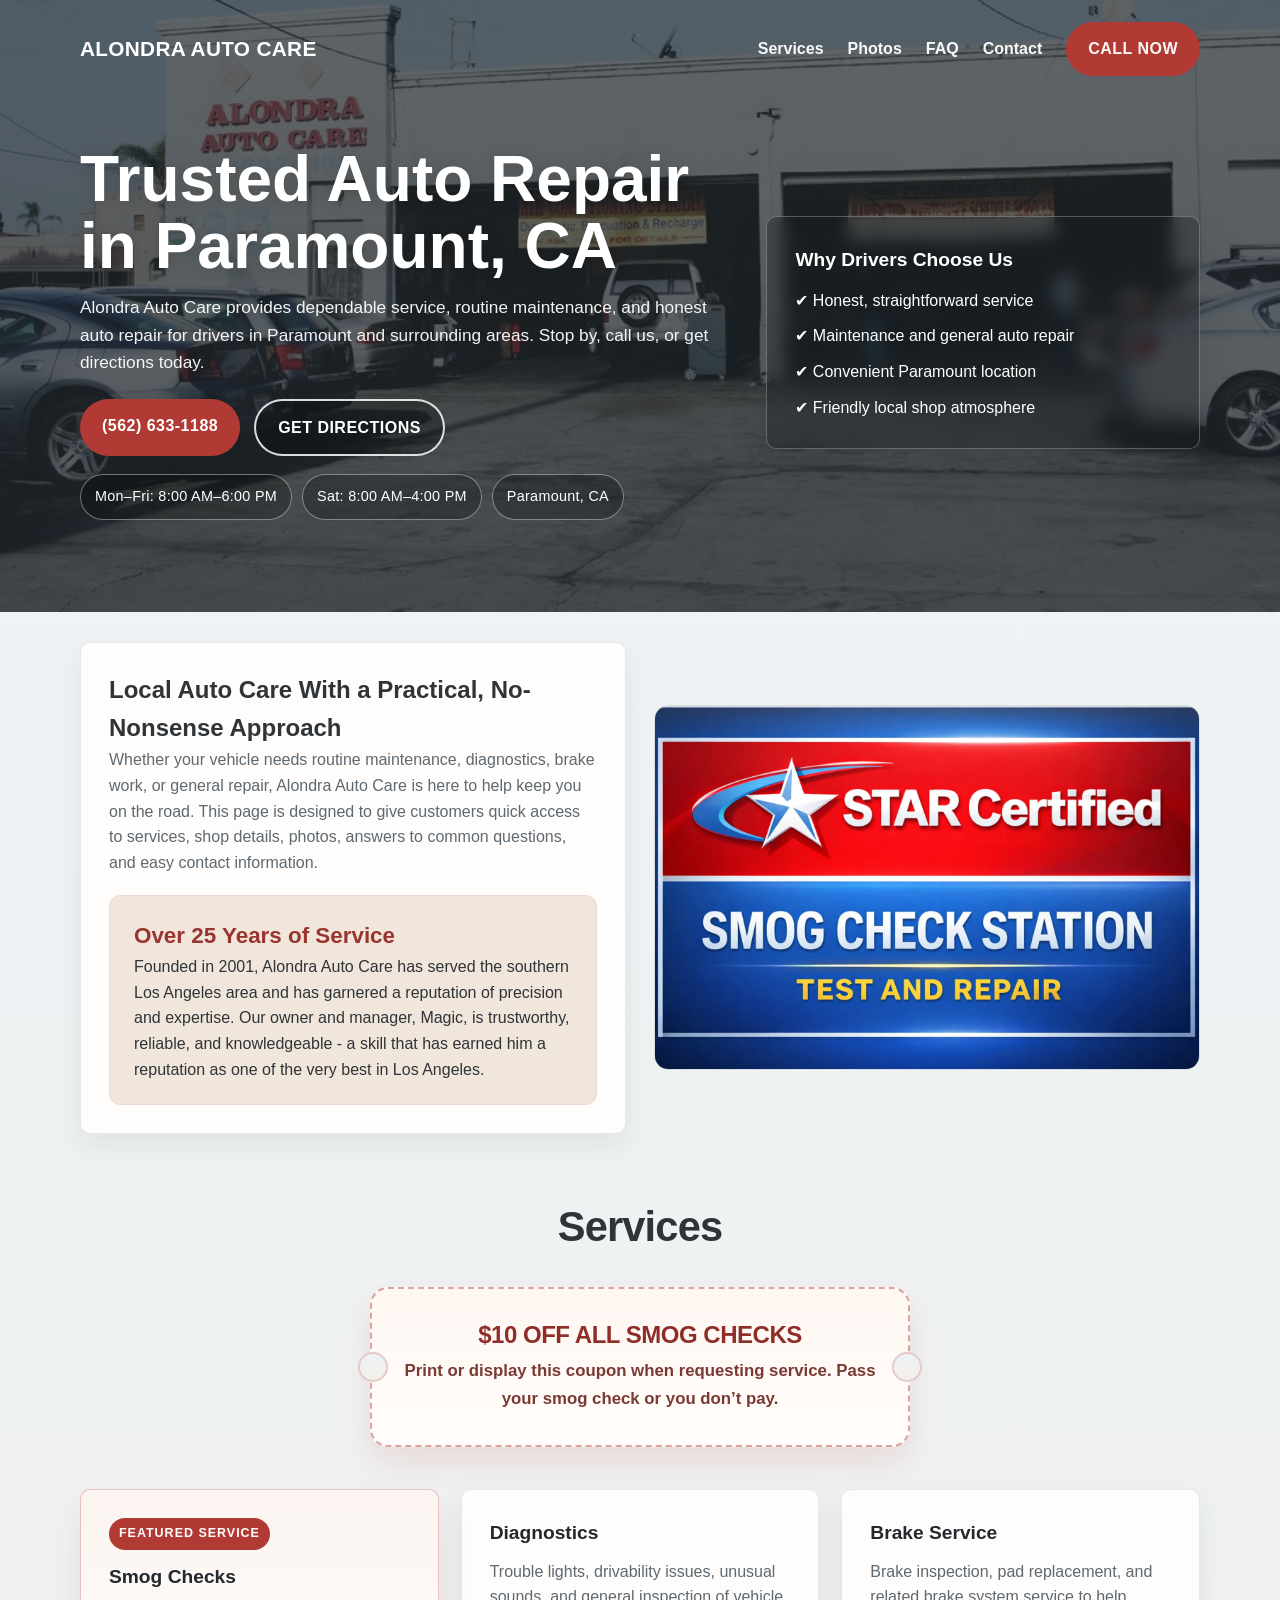
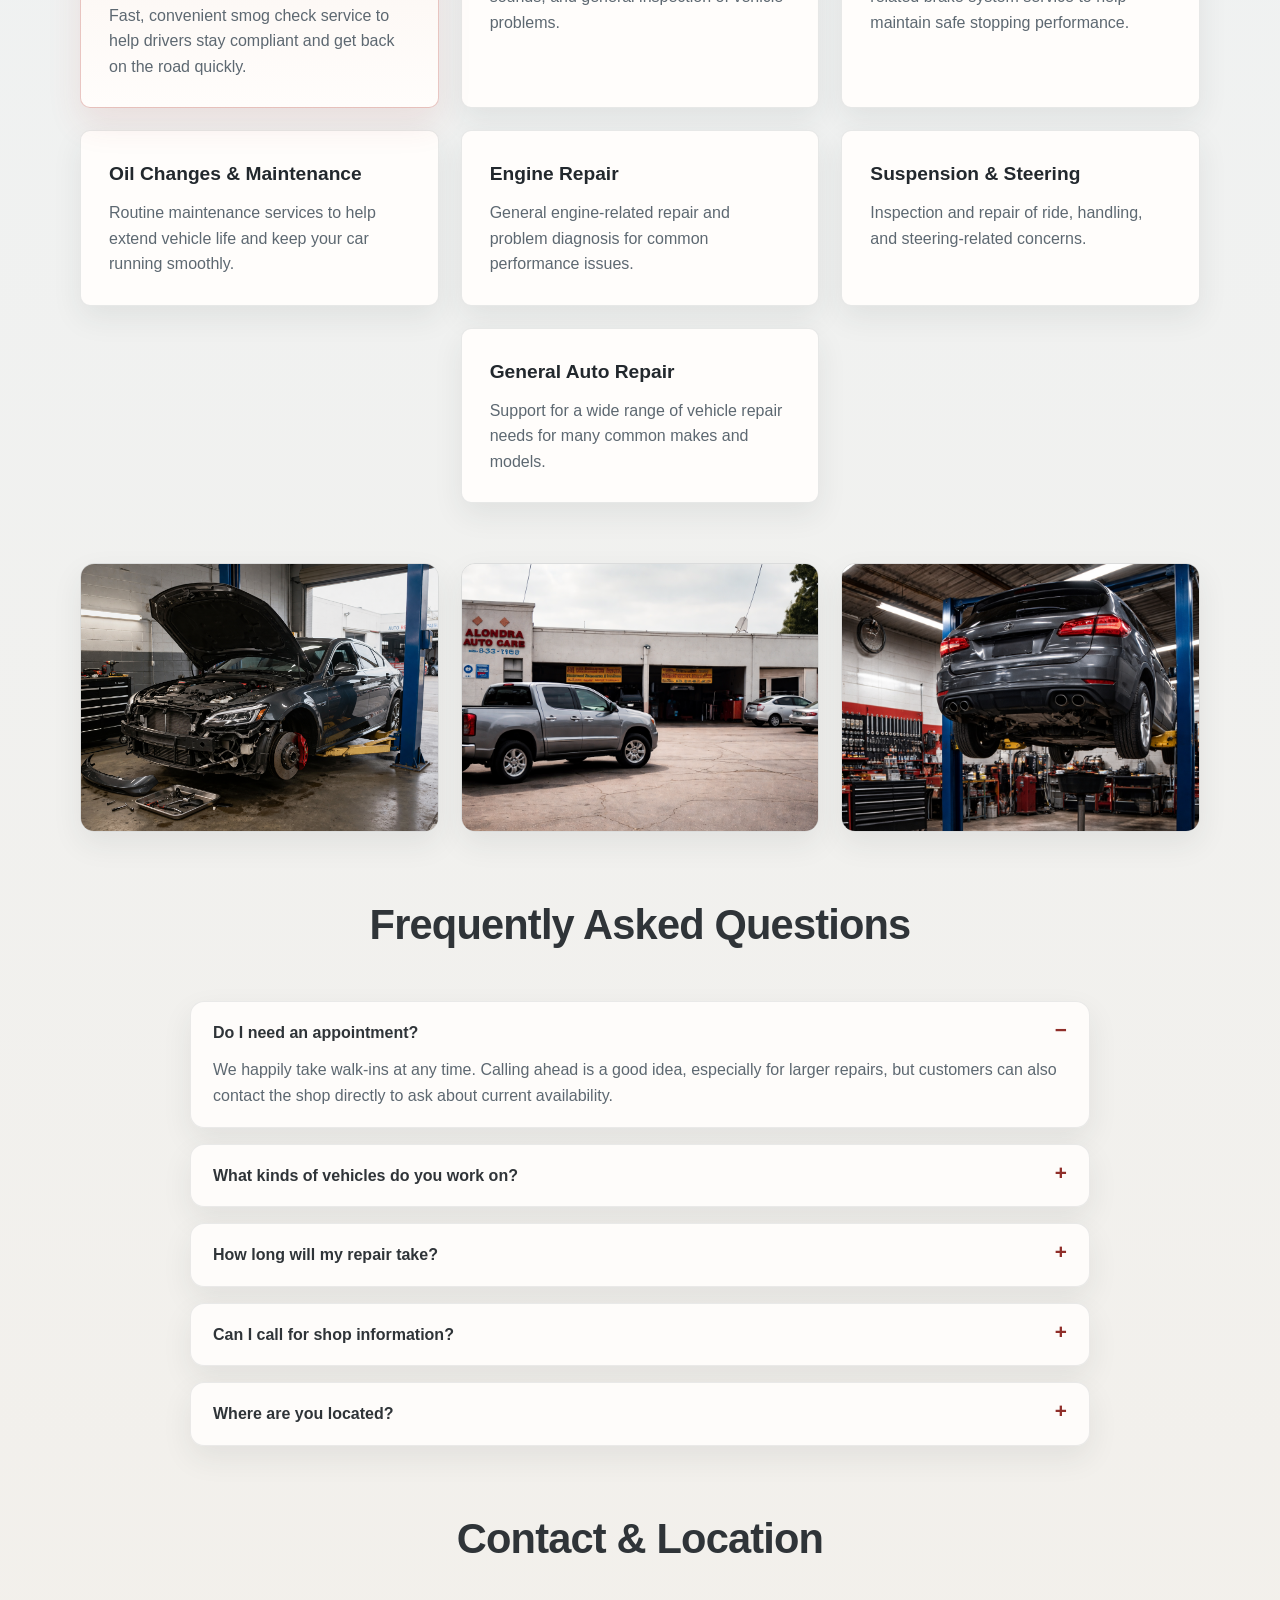
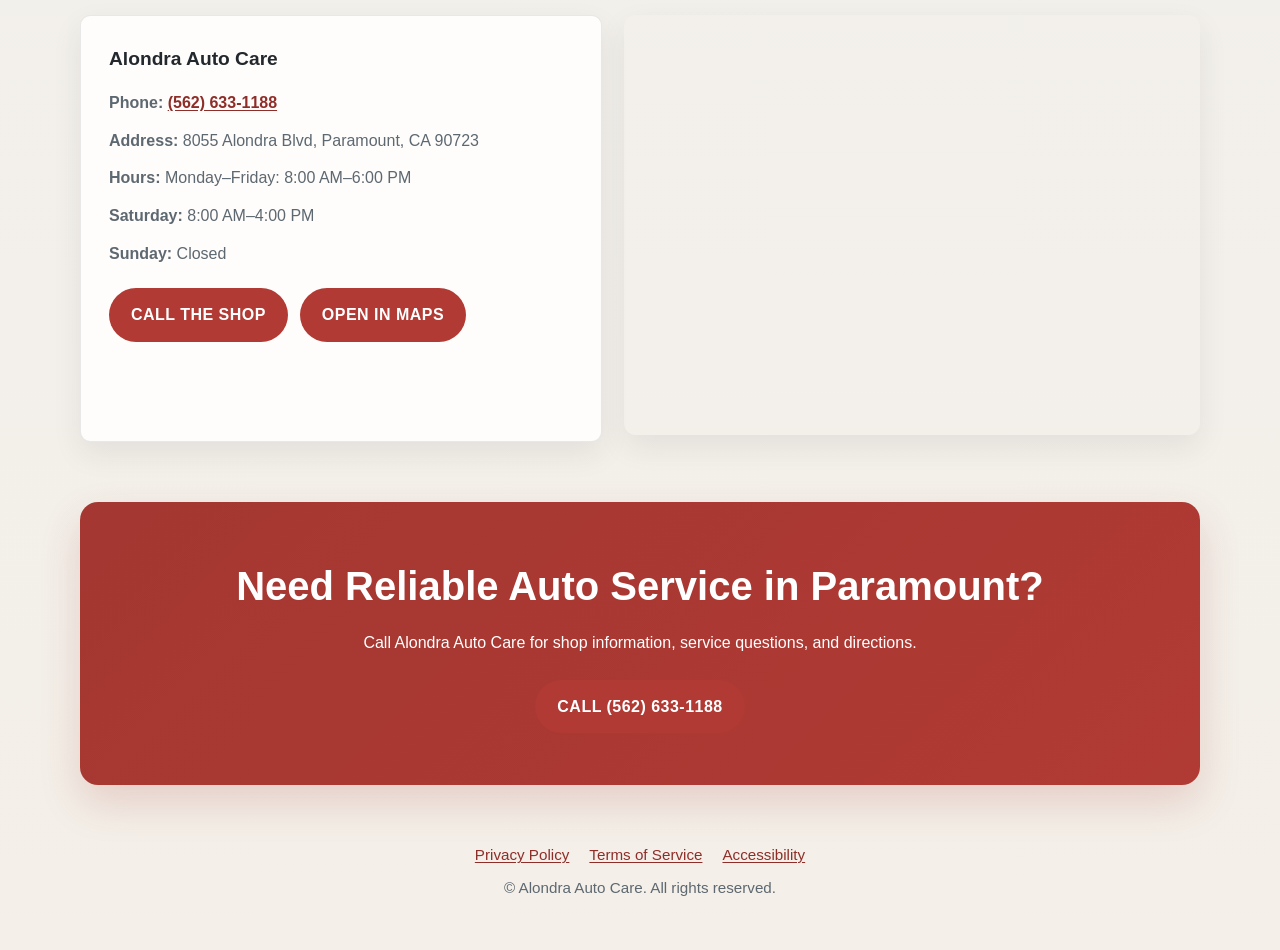
<file: index.html>
<!DOCTYPE html>
<html lang="en">
<head>
  <meta charset="UTF-8" />
  <meta name="viewport" content="width=device-width, initial-scale=1.0" />
  <title>Alondra Auto Care | Paramount Auto Repair</title>
  <meta
    name="description"
    content="Alondra Auto Care in Paramount, CA offers auto repair, diagnostics, brakes, oil changes, and general maintenance. Call or visit for reliable service."
  />
  <meta name="robots" content="index, follow" />
  <style>
    :root {
      --bg: #dfe8ee;
      --bg-soft: #eef3f6;
      --card: #fffdfb;
      --text: #2f3438;
      --muted: #5d6871;
      --accent: #b13a34;
      --accent-dark: #8f2e29;
      --light: #f7f3ee;
      --border: #d6d9dc;
      --max: 1120px;
      --shadow: 0 12px 30px rgba(39, 47, 54, 0.08);
      --radius: 10px;
    }

    * {
      box-sizing: border-box;
      margin: 0;
      padding: 0;
    }

    html {
      scroll-behavior: smooth;
    }

    body {
      font-family: Arial, Helvetica, sans-serif;
      color: var(--text);
      background: linear-gradient(180deg, #edf3f7 0%, #f4efe8 100%);
      line-height: 1.6;
    }

    a {
      color: inherit;
      text-decoration: none;
    }

    /* Links inside running text must be distinguishable without color (WCAG 1.4.1) */
    .faq-list a,
    .contact-list a {
      color: var(--accent-dark);
      text-decoration: underline;
      text-underline-offset: 2px;
      font-weight: 700;
    }

    /* Visible keyboard focus on every interactive element (WCAG 2.4.7) */
    a:focus-visible,
    summary:focus-visible,
    iframe:focus-visible {
      outline: 3px solid #1a5fb4;
      outline-offset: 3px;
      box-shadow: 0 0 0 6px #ffffff;
      border-radius: 4px;
    }

    header a:focus-visible,
    .cta a:focus-visible {
      outline-color: #ffffff;
      box-shadow: 0 0 0 6px #1d2329;
    }

    .sr-only {
      position: absolute;
      width: 1px;
      height: 1px;
      padding: 0;
      margin: -1px;
      overflow: hidden;
      clip: rect(0, 0, 0, 0);
      white-space: nowrap;
      border: 0;
    }

    /* Skip link (WCAG 2.4.1): hidden until focused */
    .skip-link {
      position: absolute;
      top: 12px;
      left: 12px;
      z-index: 100;
      background: #1d2329;
      color: #ffffff;
      padding: 12px 18px;
      border-radius: 8px;
      font-weight: 700;
      transform: translateY(-200%);
    }

    .skip-link:focus {
      transform: translateY(0);
    }

    main:focus {
      outline: none;
    }

    img {
      max-width: 100%;
      display: block;
      border-radius: 14px;
    }

    .container {
      width: min(92%, var(--max));
      margin: 0 auto;
    }

    .btn {
      display: inline-block;
      background: var(--accent);
      color: white;
      padding: 14px 22px;
      border-radius: 999px;
      font-weight: 700;
      transition: 0.2s ease;
      letter-spacing: 0.03em;
      text-transform: uppercase;
    }

    .btn:hover {
      background: var(--accent-dark);
      transform: translateY(-1px);
      box-shadow: 0 10px 20px rgba(177, 58, 52, 0.18);
    }

    .btn-outline {
      background: rgba(0, 0, 0, 0.25);
      color: white;
      border: 2px solid rgba(255, 255, 255, 0.85);
    }

    .btn-outline:hover {
      background: rgba(0, 0, 0, 0.4);
    }

    header {
      background:
        linear-gradient(rgba(28, 35, 41, 0.68), rgba(28, 35, 41, 0.74)),
        url("background-photo.jpg") center/cover no-repeat;
      color: white;
    }

    nav {
      display: flex;
      justify-content: space-between;
      align-items: center;
      padding: 22px 0;
    }

    .logo {
      font-size: 1.3rem;
      font-weight: 800;
      letter-spacing: 0.3px;
      text-transform: uppercase;
    }

    .nav-links {
      list-style: none;
      display: flex;
      gap: 24px;
      align-items: center;
      flex-wrap: wrap;
    }

    .nav-links a {
      color: rgba(255, 255, 255, 0.96);
      font-weight: 600;
    }

    .hero {
      padding: 48px 0 92px;
      display: grid;
      grid-template-columns: 1.2fr 0.8fr;
      gap: 36px;
      align-items: center;
    }

    .hero h1 {
      font-size: clamp(2.2rem, 5vw, 4rem);
      line-height: 1.05;
      margin-bottom: 14px;
      text-shadow: 0 2px 16px rgba(0, 0, 0, 0.16);
    }

    .hero p {
      font-size: 1.08rem;
      color: rgba(255, 255, 255, 0.94);
      max-width: 700px;
      margin-bottom: 22px;
    }

    .hero-actions {
      display: flex;
      gap: 14px;
      flex-wrap: wrap;
      margin-bottom: 18px;
    }

    .hero-badges {
      list-style: none;
      display: flex;
      flex-wrap: wrap;
      gap: 10px;
    }

    .badge {
      background: rgba(0, 0, 0, 0.25);
      color: white;
      border: 1px solid rgba(255, 255, 255, 0.4);
      padding: 10px 14px;
      border-radius: 999px;
      font-size: 0.9rem;
      letter-spacing: 0.02em;
    }

    .hero-card {
      background: rgba(20, 26, 31, 0.35);
      backdrop-filter: blur(8px);
      border: 1px solid rgba(255, 255, 255, 0.26);
      border-radius: var(--radius);
      padding: 28px;
      box-shadow: 0 16px 38px rgba(34, 42, 48, 0.14);
    }

    .hero-card h2 {
      margin-bottom: 12px;
      font-size: 1.2rem;
    }

    .hero-card ul {
      list-style: none;
      display: grid;
      gap: 10px;
      color: #ffffff;
    }

    section {
      padding: 30px 0;
    }

    .section-title {
      text-align: center;
      margin-bottom: 42px;
    }

    .section-title h2 {
      font-size: clamp(1.8rem, 4vw, 2.6rem);
      margin-bottom: 10px;
      letter-spacing: -0.02em;
    }

    .section-title p {
      color: var(--muted);
      max-width: 700px;
      margin: 0 auto;
    }

    .services-promo {
      margin: 26px auto 0;
      max-width: 540px;
      background: linear-gradient(180deg, #fff7f2 0%, #fffdfb 100%);
      border: 2px dashed rgba(177, 58, 52, 0.45);
      border-radius: 18px;
      padding: 32px 28px;
      text-align: center;
      color: #8f2e29;
      box-shadow: 0 16px 32px rgba(177, 58, 52, 0.12);
      font-weight: 700;
      position: relative;
    }

    .services-promo::before,
    .services-promo::after {
      content: "";
      position: absolute;
      top: 50%;
      width: 26px;
      height: 26px;
      background: linear-gradient(180deg, #edf3f7 0%, #f4efe8 100%);
      border: 2px solid rgba(177, 58, 52, 0.2);
      border-radius: 50%;
      transform: translateY(-50%);
    }

    .services-promo::before {
      left: -14px;
    }

    .services-promo::after {
      right: -14px;
    }

    .services-promo strong {
      display: block;
      font-size: 1.5rem;
      line-height: 1.2;
      letter-spacing: -0.02em;
      margin-bottom: 8px;
      text-transform: uppercase;
    }

    .services-promo span {
      display: block;
      font-size: 1.05rem;
      line-height: 1.65;
      color: #7a3a33;
      font-weight: 600;
    }

    .services-grid,
    .photos-grid,
    .contact-grid,
    .reviews-grid {
      display: grid;
      gap: 22px;
    }

    .services-grid {
      grid-template-columns: repeat(3, 1fr);
      justify-content: center;
    }

    .services-grid .card:last-child:nth-child(7) {
      grid-column: 2;
    }

    .card {
      background: var(--card);
      border-radius: var(--radius);
      padding: 28px;
      box-shadow: var(--shadow);
      border: 1px solid rgba(124, 132, 138, 0.18);
    }

    .card h3 {
      margin-bottom: 10px;
      font-size: 1.2rem;
      color: #22282d;
    }

    .card p {
      color: var(--muted);
    }

    .yelp-rating-card {
      text-align: center;
      display: flex;
      flex-direction: column;
      justify-content: center;
      align-items: center;
      height: 100%;
    }

    .yelp-rating-card p,
    .yelp-rating-card a {
      text-align: center;
      width: 100%;
    }

    .stars {
      font-size: 2rem;
      letter-spacing: 0.15em;
      color: #d32323;
      margin-bottom: 10px;
    }

    .google-stars {
      margin-top: 20px;
    }

    .service-highlight {
      border: 1px solid rgba(177, 58, 52, 0.28);
      background: linear-gradient(180deg, #fbf4f0 0%, #fffdfb 100%);
      position: relative;
      box-shadow: 0 16px 34px rgba(177, 58, 52, 0.1);
    }

    .service-badge {
      display: inline-block;
      margin-bottom: 12px;
      padding: 6px 10px;
      border-radius: 999px;
      background: #b13a34;
      color: #ffffff;
      font-size: 0.78rem;
      font-weight: 700;
      letter-spacing: 0.08em;
      text-transform: uppercase;
    }

    .about {
      display: grid;
      grid-template-columns: 1fr 1fr;
      gap: 28px;
      align-items: center;
    }

    .about .card {
      height: 100%;
    }

    .stats {
      display: grid;
      grid-template-columns: 1fr;
      gap: 16px;
      margin-top: 20px;
    }

    .stat {
      background: #f1e6db;
      border: 1px solid rgba(177, 58, 52, 0.08);
      border-radius: 12px;
      padding: 16px;
      text-align: center;
    }

    .stat strong {
      display: block;
      font-size: 1.4rem;
      color: #9a342e;
    }

    .stat-wide {
      text-align: left;
      padding: 22px 24px;
    }

    .photos-grid {
      grid-template-columns: repeat(3, 1fr);
    }

    .photos-grid img {
      aspect-ratio: 4 / 3;
      object-fit: cover;
      box-shadow: var(--shadow);
    }

    .about img,
    .photos-grid img {
      border: 1px solid rgba(104, 113, 120, 0.16);
    }

    .faq-list {
      max-width: 900px;
      margin: 0 auto;
      display: grid;
      gap: 16px;
    }

    details {
      background: rgba(255, 253, 251, 0.92);
      border-radius: 14px;
      padding: 18px 22px;
      box-shadow: var(--shadow);
      border: 1px solid rgba(124, 132, 138, 0.16);
    }

    summary {
      font-weight: 700;
      cursor: pointer;
      list-style: none;
      display: flex;
      justify-content: space-between;
      gap: 16px;
    }

    /* Visual open/closed indicator (the native marker is hidden) */
    summary::after {
      content: "+";
      color: var(--accent-dark);
      font-size: 1.3rem;
      line-height: 1;
    }

    details[open] summary::after {
      content: "\2212";
    }

    summary::-webkit-details-marker {
      display: none;
    }

    details p {
      color: var(--muted);
      margin-top: 12px;
    }

    .contact-grid {
      grid-template-columns: 0.95fr 1.05fr;
      align-items: stretch;
    }

    .reviews-grid {
      grid-template-columns: 1fr 1fr;
      align-items: stretch;
    }

    .reviews-image img {
      width: 100%;
      height: 100%;
      min-height: 280px;
      object-fit: cover;
      box-shadow: var(--shadow);
      border: 1px solid rgba(104, 113, 120, 0.16);
    }

    .contact-card p,
    .contact-card li {
      color: var(--muted);
    }

    .contact-list {
      list-style: none;
      display: grid;
      gap: 12px;
      margin-top: 16px;
    }

    .map-wrap iframe {
      width: 100%;
      min-height: 420px;
      border: 0;
      border-radius: 12px;
      box-shadow: var(--shadow);
    }

    .cta {
      background: linear-gradient(135deg, #a43731, #b13a34);
      color: white;
      text-align: center;
      border-radius: 18px;
      padding: 52px 28px;
      box-shadow: 0 18px 40px rgba(164, 55, 49, 0.18);
    }

    .cta h2 {
      font-size: clamp(1.8rem, 4vw, 2.5rem);
      margin-bottom: 12px;
    }

    .cta p {
      max-width: 720px;
      margin: 0 auto 24px;
      color: #ffffff;
    }

    footer {
      padding: 28px 0 50px;
      text-align: center;
      color: var(--muted);
      font-size: 0.95rem;
    }

    .footer-links {
      list-style: none;
      display: flex;
      justify-content: center;
      flex-wrap: wrap;
      gap: 8px 20px;
      margin-bottom: 8px;
    }

    .footer-links a {
      color: var(--accent-dark);
      text-decoration: underline;
      text-underline-offset: 2px;
    }

    .contact-actions {
      margin-top: 22px;
      display: flex;
      gap: 12px;
      flex-wrap: wrap;
    }

    @media (prefers-reduced-motion: reduce) {
      html {
        scroll-behavior: auto;
      }

      .btn,
      .btn:hover {
        transition: none;
        transform: none;
      }
    }

    @media (max-width: 900px) {
      .hero,
      .about,
      .contact-grid,
      .services-grid,
      .photos-grid,
      .reviews-grid {
        grid-template-columns: 1fr;
      }

      .services-grid {
        gap: 16px;
      }

      .services-grid .card,
      .services-grid .card:last-child:nth-child(7) {
        grid-column: auto;
      }

      .services-grid .card {
        min-height: 0;
        padding: 24px 20px;
      }

      .services-grid .card h3 {
        margin-bottom: 8px;
      }

      .services-grid .card p {
        line-height: 1.55;
      }

      .stats {
        grid-template-columns: 1fr;
      }

      nav {
        flex-direction: column;
        gap: 14px;
      }

      .nav-links {
        justify-content: center;
      }

      .hero {
        padding-top: 42px;
      }
    }
  </style>
</head>
<body>
  <a class="skip-link" href="#main">Skip to main content</a>

  <header>
    <div class="container">
      <nav aria-label="Main">
        <div class="logo">Alondra Auto Care</div>
        <ul class="nav-links">
          <li><a href="#services">Services</a></li>
          <li><a href="#photos">Photos</a></li>
          <li><a href="#faq">FAQ</a></li>
          <li><a href="#contact">Contact</a></li>
          <li><a class="btn" href="tel:+15626331188">Call Now</a></li>
        </ul>
      </nav>

      <div class="hero">
        <div>
          <h1>Trusted Auto Repair in Paramount, CA</h1>
          <p>
            Alondra Auto Care provides dependable service, routine maintenance,
            and honest auto repair for drivers in Paramount and surrounding
            areas. Stop by, call us, or get directions today.
          </p>

          <div class="hero-actions">
            <a class="btn" href="tel:+15626331188">(562) 633-1188</a>
            <a
              class="btn btn-outline"
              href="https://www.google.com/maps/search/?api=1&query=8055+Alondra+Blvd,+Paramount,+CA+90723"
              target="_blank"
              rel="noopener"
            >
              Get Directions<span class="sr-only"> (opens in a new tab)</span>
            </a>
          </div>

          <ul class="hero-badges" aria-label="Hours and location">
            <li class="badge">Mon–Fri: 8:00 AM–6:00 PM</li>
            <li class="badge">Sat: 8:00 AM–4:00 PM</li>
            <li class="badge">Paramount, CA</li>
          </ul>
        </div>

        <div class="hero-card">
          <h2>Why Drivers Choose Us</h2>
          <ul>
            <li><span aria-hidden="true">✔</span> Honest, straightforward service</li>
            <li><span aria-hidden="true">✔</span> Maintenance and general auto repair</li>
            <li><span aria-hidden="true">✔</span> Convenient Paramount location</li>
            <li><span aria-hidden="true">✔</span> Friendly local shop atmosphere</li>
          </ul>
        </div>
      </div>
    </div>
  </header>

  <main id="main" tabindex="-1">
    <section>
      <div class="container">
        <div class="about">
          <div class="card">
            <h2>Local Auto Care With a Practical, No-Nonsense Approach</h2>
            <p>
              Whether your vehicle needs routine maintenance, diagnostics, brake
              work, or general repair, Alondra Auto Care is here to help keep
              you on the road. This page is designed to give customers quick
              access to services, shop details, photos, answers to common
              questions, and easy contact information.
            </p>

            <div class="stats">
              <div class="stat stat-wide">
                <strong>Over 25 Years of Service</strong>
                Founded in 2001, Alondra Auto Care has served the southern Los Angeles area and has garnered a reputation of precision and expertise.
                Our owner and manager, Magic, is trustworthy, reliable, and knowledgeable - a skill that has earned him a reputation as one of the very best in Los Angeles.
              </div>
            </div>
          </div>

          <img
            src="smog-cert.png"
            alt="STAR Certified Smog Check Station, Test and Repair"
          />
        </div>
      </div>
    </section>


    <section id="services">
      <div class="container">
        <div class="section-title">
          <h2>Services</h2>
          <div class="services-promo">
            <strong>$10 OFF ALL SMOG CHECKS</strong>
            <span>Print or display this coupon when requesting service. Pass your smog check or you don’t pay.</span>
          </div>
        </div>

        <div class="services-grid">
          <div class="card service-highlight">
            <span class="service-badge">Featured Service</span>
            <h3>Smog Checks</h3>
            <p>
              Fast, convenient smog check service to help drivers stay compliant and get back on the road quickly.
            </p>
          </div>
          <div class="card">
            <h3>Diagnostics</h3>
            <p>
              Trouble lights, drivability issues, unusual sounds, and general
              inspection of vehicle problems.
            </p>
          </div>

          <div class="card">
            <h3>Brake Service</h3>
            <p>
              Brake inspection, pad replacement, and related brake system
              service to help maintain safe stopping performance.
            </p>
          </div>

          <div class="card">
            <h3>Oil Changes & Maintenance</h3>
            <p>
              Routine maintenance services to help extend vehicle life and keep
              your car running smoothly.
            </p>
          </div>

          <div class="card">
            <h3>Engine Repair</h3>
            <p>
              General engine-related repair and problem diagnosis for common
              performance issues.
            </p>
          </div>

          <div class="card">
            <h3>Suspension & Steering</h3>
            <p>
              Inspection and repair of ride, handling, and steering-related
              concerns.
            </p>
          </div>

          <div class="card">
            <h3>General Auto Repair</h3>
            <p>
              Support for a wide range of vehicle repair needs for many common
              makes and models.
            </p>
          </div>
        </div>
      </div>
    </section>

    <section id="photos" aria-labelledby="photos-heading">
      <div class="container">
        <h2 id="photos-heading" class="sr-only">Shop Photos</h2>
        <div class="photos-grid">
          <img
            src="photo-1.png"
            alt="A gray sedan with its hood open and front bumper removed for repair in a service bay"
          />
          <img
            src="photo-2.png"
            alt="Front of the Alondra Auto Care shop on Alondra Blvd, with open service bays and a pickup truck in the lot"
          />
          <img
            src="photo-3.png"
            alt="An SUV raised on a lift in a service bay, with tool chests along the wall"
          />
        </div>
      </div>
    </section>

    <section id="faq">
      <div class="container">
        <div class="section-title">
          <h2>Frequently Asked Questions</h2>
        </div>

        <div class="faq-list">
          <details open>
            <summary>Do I need an appointment?</summary>
            <p>
              We happily take walk-ins at any time. Calling ahead is a good idea, especially for larger repairs, but
              customers can also contact the shop directly to ask about current
              availability.
            </p>
          </details>

          <details>
            <summary>What kinds of vehicles do you work on?</summary>
            <p>
              We are capable of doing repairs on almost every vehicle on the market.
              Call to confirm support for your specific make, model, and issue.
            </p>
          </details>

          <details>
            <summary>How long will my repair take?</summary>
            <p>
              Timing depends on the problem, needed parts, and workload. Small
              maintenance jobs may take a few hours, while larger repairs can take
              a few days to weeks.
            </p>
          </details>

          <details>
            <summary>Can I call for shop information?</summary>
            <p>
              Yes. For service questions, hours, location details, or general
              inquiries, call <a href="tel:+15626331188">(562) 633-1188</a>.
            </p>
          </details>

          <details>
            <summary>Where are you located?</summary>
            <p>
              8055 Alondra Blvd, Paramount, CA 90723.
            </p>
          </details>
        </div>
      </div>
    </section>

    <section id="contact">
      <div class="container">
        <div class="section-title">
          <h2>Contact & Location</h2>
        </div>

        <div class="contact-grid">
          <div class="card contact-card">
            <h3>Alondra Auto Care</h3>
            <ul class="contact-list">
              <li><strong>Phone:</strong> <a href="tel:+15626331188">(562) 633-1188</a></li>
              <li><strong>Address:</strong> 8055 Alondra Blvd, Paramount, CA 90723</li>
              <li><strong>Hours:</strong> Monday–Friday: 8:00 AM–6:00 PM</li>
              <li><strong>Saturday:</strong> 8:00 AM–4:00 PM</li>
              <li><strong>Sunday:</strong> Closed</li>
            </ul>

            <div class="contact-actions">
              <a class="btn" href="tel:+15626331188">Call the Shop</a>
              <a
                class="btn"
                href="https://www.google.com/maps/search/?api=1&query=8055+Alondra+Blvd,+Paramount,+CA+90723"
                target="_blank"
                rel="noopener"
              >
                Open in Maps<span class="sr-only"> (opens in a new tab)</span>
              </a>
            </div>
          </div>

          <div class="map-wrap">
            <iframe
              title="Google Map of Alondra Auto Care"
              loading="lazy"
              allowfullscreen
              referrerpolicy="no-referrer-when-downgrade"
              src="https://www.google.com/maps?q=8055+Alondra+Blvd,+Paramount,+CA+90723&output=embed">
            </iframe>
          </div>
        </div>
      </div>
    </section>

    <section>
      <div class="container">
        <div class="cta">
          <h2>Need Reliable Auto Service in Paramount?</h2>
          <p>
            Call Alondra Auto Care for shop information, service questions, and
            directions.
          </p>
          <a class="btn" href="tel:+15626331188">Call (562) 633-1188</a>
        </div>
      </div>
    </section>
  </main>

  <footer>
    <div class="container">
      <ul class="footer-links">
        <li><a href="privacy.html">Privacy Policy</a></li>
        <li><a href="terms.html">Terms of Service</a></li>
        <li><a href="accessibility.html">Accessibility</a></li>
      </ul>
      <p>© Alondra Auto Care. All rights reserved.</p>
    </div>
  </footer>
</body>
</html>
</file>
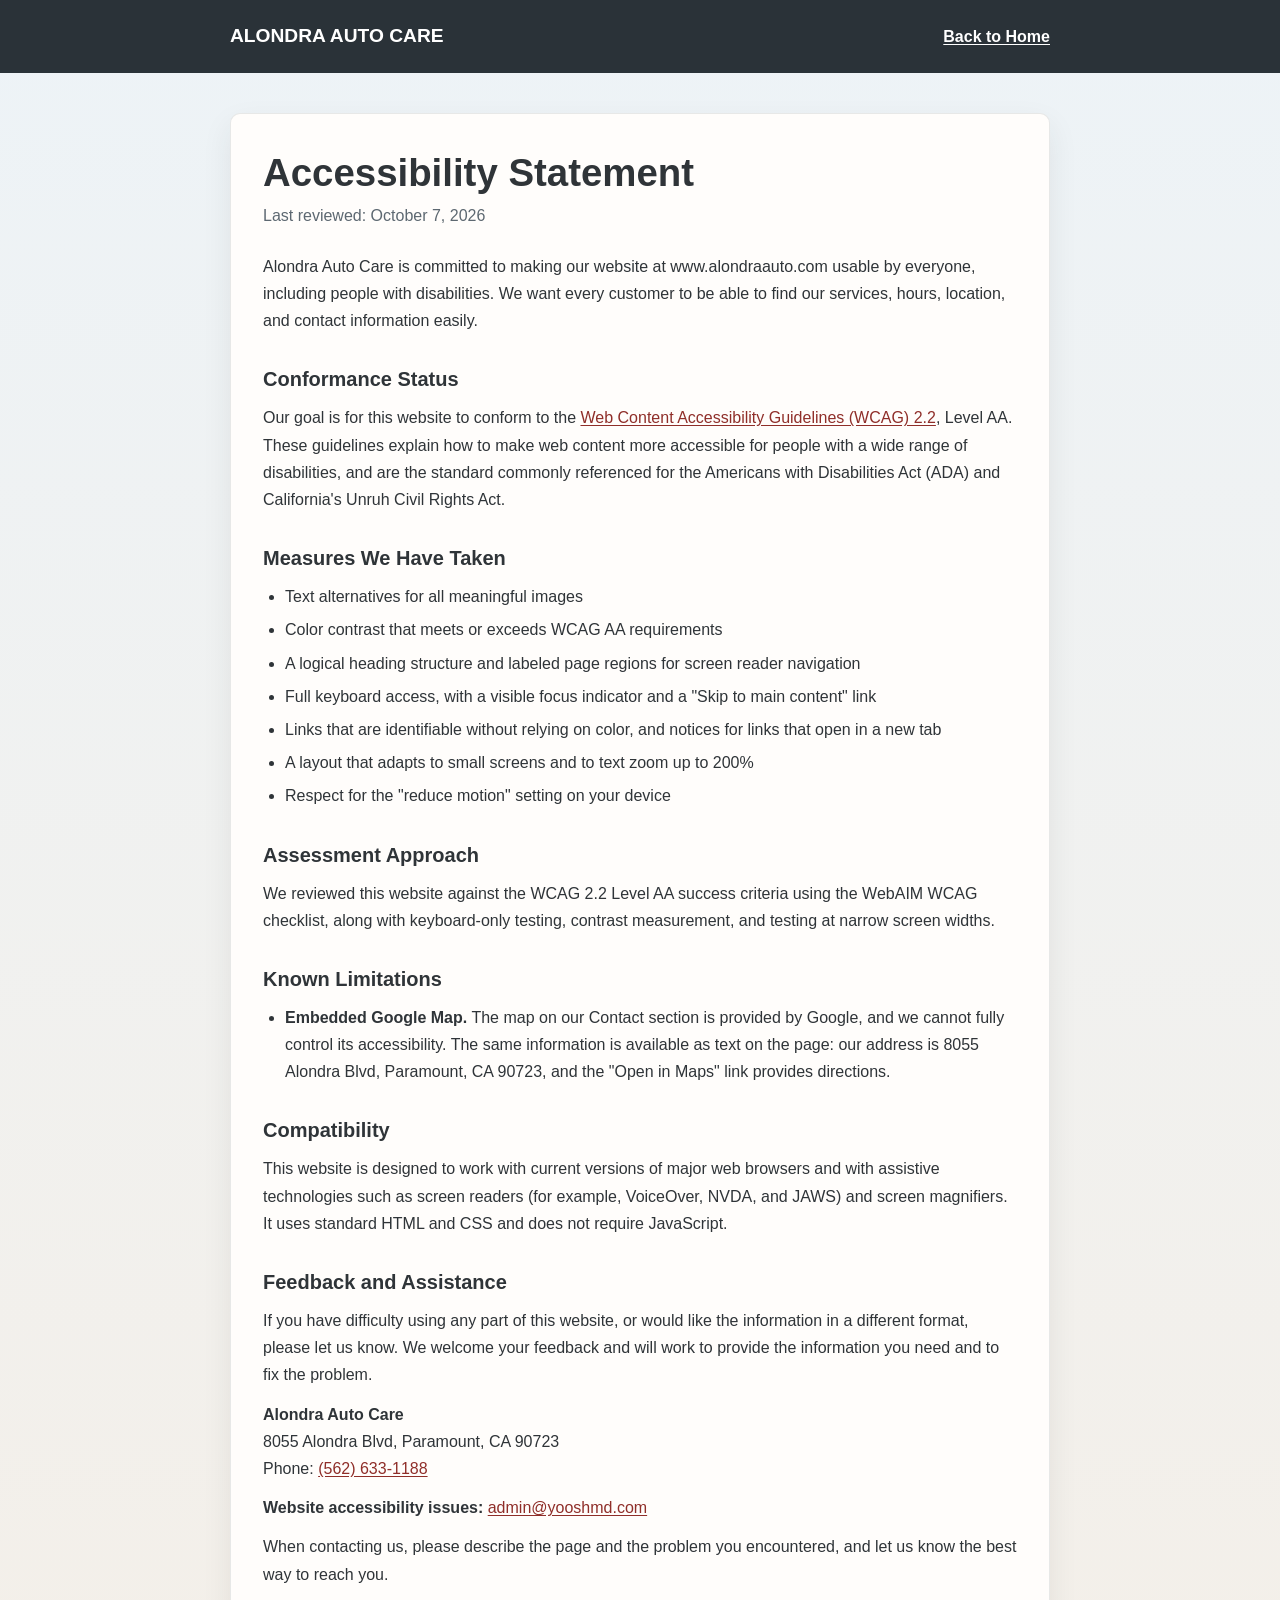
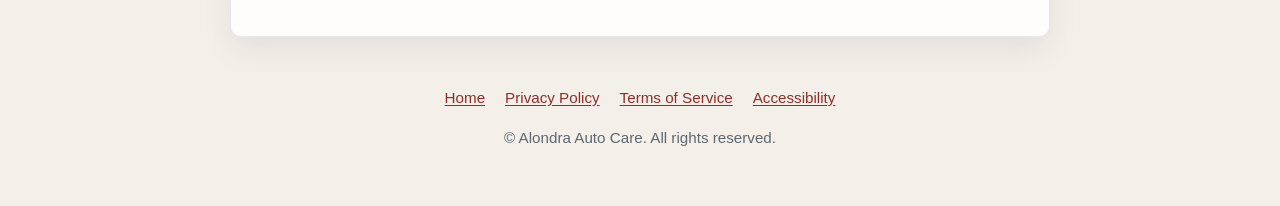
<file: accessibility.html>
<!DOCTYPE html>
<html lang="en">
<head>
  <meta charset="UTF-8" />
  <meta name="viewport" content="width=device-width, initial-scale=1.0" />
  <title>Accessibility Statement | Alondra Auto Care</title>
  <meta name="description" content="Accessibility Statement for the Alondra Auto Care website." />
  <link rel="stylesheet" href="legal.css" />
</head>
<body>
  <a class="skip-link" href="#main">Skip to main content</a>

  <header>
    <div class="container">
      <nav aria-label="Main">
        <a class="logo" href="index.html">Alondra Auto Care</a>
        <a href="index.html">Back to Home</a>
      </nav>
    </div>
  </header>

  <main id="main" tabindex="-1">
    <div class="container">
      <article>
        <h1>Accessibility Statement</h1>
        <p class="effective">Last reviewed: October 7, 2026</p>

        <p>
          Alondra Auto Care is committed to making our website at www.alondraauto.com usable by
          everyone, including people with disabilities. We want every customer to be able to
          find our services, hours, location, and contact information easily.
        </p>

        <h2>Conformance Status</h2>
        <p>
          Our goal is for this website to conform to the
          <a href="https://www.w3.org/TR/WCAG22/" target="_blank" rel="noopener">Web Content Accessibility Guidelines (WCAG) 2.2<span class="sr-only"> (opens in a new tab)</span></a>,
          Level AA. These guidelines explain how to make web content more accessible for people
          with a wide range of disabilities, and are the standard commonly referenced for the
          Americans with Disabilities Act (ADA) and California's Unruh Civil Rights Act.
        </p>

        <h2>Measures We Have Taken</h2>
        <ul>
          <li>Text alternatives for all meaningful images</li>
          <li>Color contrast that meets or exceeds WCAG AA requirements</li>
          <li>A logical heading structure and labeled page regions for screen reader navigation</li>
          <li>Full keyboard access, with a visible focus indicator and a "Skip to main content" link</li>
          <li>Links that are identifiable without relying on color, and notices for links that open in a new tab</li>
          <li>A layout that adapts to small screens and to text zoom up to 200%</li>
          <li>Respect for the "reduce motion" setting on your device</li>
        </ul>

        <h2>Assessment Approach</h2>
        <p>
          We reviewed this website against the WCAG 2.2 Level AA success criteria using the
          WebAIM WCAG checklist, along with keyboard-only testing, contrast measurement, and
          testing at narrow screen widths.
        </p>

        <h2>Known Limitations</h2>
        <ul>
          <li>
            <strong>Embedded Google Map.</strong> The map on our Contact section is provided by
            Google, and we cannot fully control its accessibility. The same information is
            available as text on the page: our address is 8055 Alondra Blvd, Paramount, CA
            90723, and the "Open in Maps" link provides directions.
          </li>
        </ul>

        <h2>Compatibility</h2>
        <p>
          This website is designed to work with current versions of major web browsers and with
          assistive technologies such as screen readers (for example, VoiceOver, NVDA, and JAWS)
          and screen magnifiers. It uses standard HTML and CSS and does not require JavaScript.
        </p>

        <h2>Feedback and Assistance</h2>
        <p>
          If you have difficulty using any part of this website, or would like the information
          in a different format, please let us know. We welcome your feedback and will work to
          provide the information you need and to fix the problem.
        </p>
        <address>
          <p>
            <strong>Alondra Auto Care</strong><br />
            8055 Alondra Blvd, Paramount, CA 90723<br />
            Phone: <a href="tel:+15626331188">(562) 633-1188</a>
          </p>
          <p>
            <strong>Website accessibility issues:</strong>
            <a href="mailto:admin@yooshmd.com">admin@yooshmd.com</a>
          </p>
        </address>
        <p>
          When contacting us, please describe the page and the problem you encountered, and
          let us know the best way to reach you.
        </p>
      </article>
    </div>
  </main>

  <footer>
    <div class="container">
      <ul>
        <li><a href="index.html">Home</a></li>
        <li><a href="privacy.html">Privacy Policy</a></li>
        <li><a href="terms.html">Terms of Service</a></li>
        <li><a href="accessibility.html" aria-current="page">Accessibility</a></li>
      </ul>
      <p>© Alondra Auto Care. All rights reserved.</p>
    </div>
  </footer>
</body>
</html>
</file>
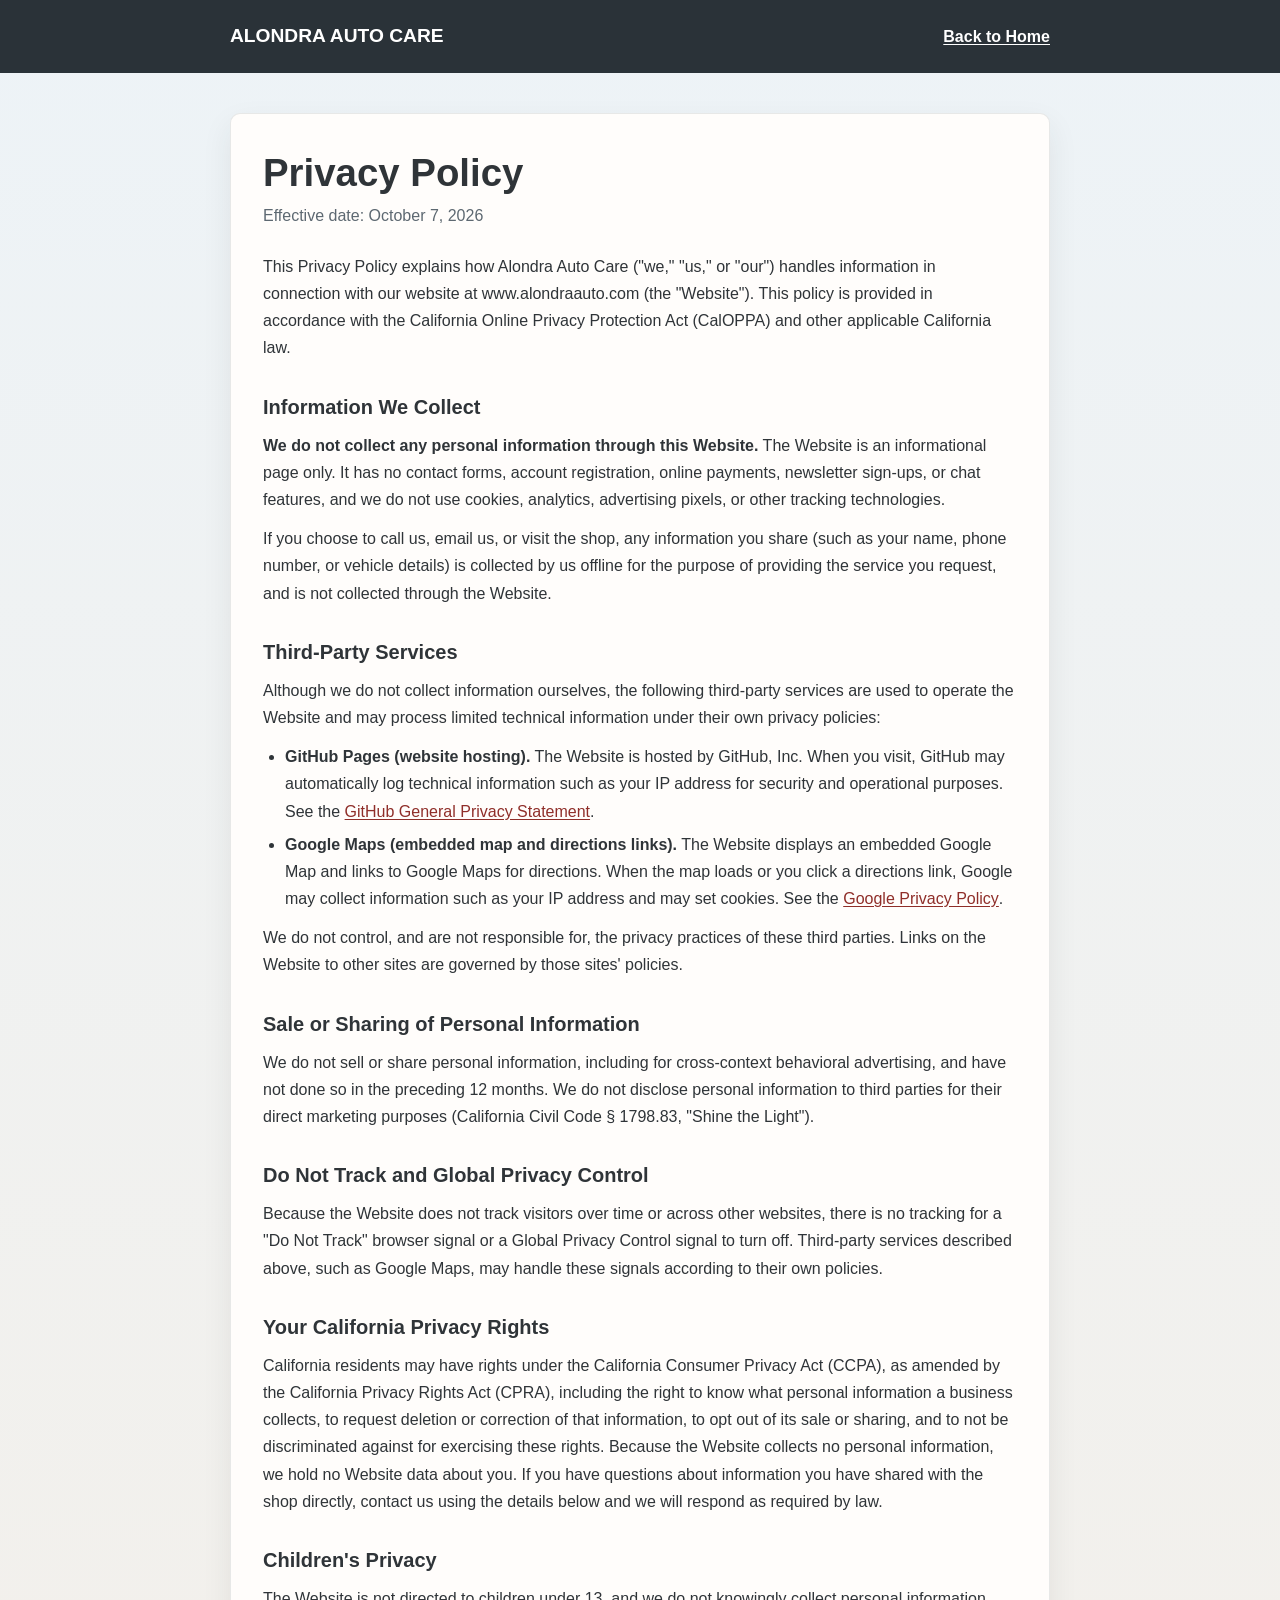
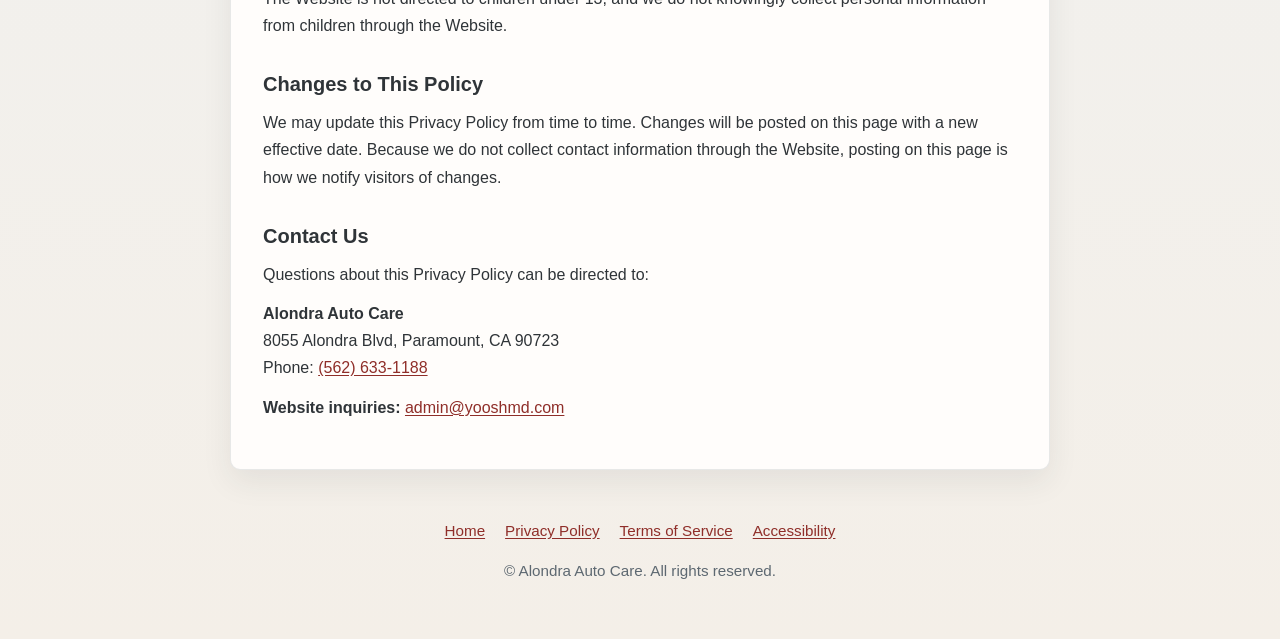
<file: privacy.html>
<!DOCTYPE html>
<html lang="en">
<head>
  <meta charset="UTF-8" />
  <meta name="viewport" content="width=device-width, initial-scale=1.0" />
  <title>Privacy Policy | Alondra Auto Care</title>
  <meta name="description" content="Privacy Policy for the Alondra Auto Care website." />
  <link rel="stylesheet" href="legal.css" />
</head>
<body>
  <a class="skip-link" href="#main">Skip to main content</a>

  <header>
    <div class="container">
      <nav aria-label="Main">
        <a class="logo" href="index.html">Alondra Auto Care</a>
        <a href="index.html">Back to Home</a>
      </nav>
    </div>
  </header>

  <main id="main" tabindex="-1">
    <div class="container">
      <article>
        <h1>Privacy Policy</h1>
        <p class="effective">Effective date: October 7, 2026</p>

        <p>
          This Privacy Policy explains how Alondra Auto Care ("we," "us," or "our") handles
          information in connection with our website at www.alondraauto.com (the "Website").
          This policy is provided in accordance with the California Online Privacy Protection
          Act (CalOPPA) and other applicable California law.
        </p>

        <h2>Information We Collect</h2>
        <p>
          <strong>We do not collect any personal information through this Website.</strong>
          The Website is an informational page only. It has no contact forms, account
          registration, online payments, newsletter sign-ups, or chat features, and we do not use
          cookies, analytics, advertising pixels, or other tracking technologies.
        </p>
        <p>
          If you choose to call us, email us, or visit the shop, any information you share
          (such as your name, phone number, or vehicle details) is collected by us offline for
          the purpose of providing the service you request, and is not collected through the
          Website.
        </p>

        <h2>Third-Party Services</h2>
        <p>
          Although we do not collect information ourselves, the following third-party services
          are used to operate the Website and may process limited technical information under
          their own privacy policies:
        </p>
        <ul>
          <li>
            <strong>GitHub Pages (website hosting).</strong> The Website is hosted by GitHub, Inc.
            When you visit, GitHub may automatically log technical information such as your IP
            address for security and operational purposes. See the
            <a href="https://docs.github.com/en/site-policy/privacy-policies/github-general-privacy-statement" target="_blank" rel="noopener">GitHub General Privacy Statement<span class="sr-only"> (opens in a new tab)</span></a>.
          </li>
          <li>
            <strong>Google Maps (embedded map and directions links).</strong> The Website
            displays an embedded Google Map and links to Google Maps for directions. When the map
            loads or you click a directions link, Google may collect information such as your IP
            address and may set cookies. See the
            <a href="https://policies.google.com/privacy" target="_blank" rel="noopener">Google Privacy Policy<span class="sr-only"> (opens in a new tab)</span></a>.
          </li>
        </ul>
        <p>
          We do not control, and are not responsible for, the privacy practices of these
          third parties. Links on the Website to other sites are governed by those sites'
          policies.
        </p>

        <h2>Sale or Sharing of Personal Information</h2>
        <p>
          We do not sell or share personal information, including for cross-context behavioral
          advertising, and have not done so in the preceding 12 months. We do not disclose
          personal information to third parties for their direct marketing purposes
          (California Civil Code § 1798.83, "Shine the Light").
        </p>

        <h2>Do Not Track and Global Privacy Control</h2>
        <p>
          Because the Website does not track visitors over time or across other websites, there
          is no tracking for a "Do Not Track" browser signal or a Global Privacy Control signal
          to turn off. Third-party services described above, such as Google Maps, may handle
          these signals according to their own policies.
        </p>

        <h2>Your California Privacy Rights</h2>
        <p>
          California residents may have rights under the California Consumer Privacy Act (CCPA),
          as amended by the California Privacy Rights Act (CPRA), including the right to know
          what personal information a business collects, to request deletion or correction of
          that information, to opt out of its sale or sharing, and to not be discriminated
          against for exercising these rights. Because the Website collects no personal
          information, we hold no Website data about you. If you have questions about
          information you have shared with the shop directly, contact us using the details
          below and we will respond as required by law.
        </p>

        <h2>Children's Privacy</h2>
        <p>
          The Website is not directed to children under 13, and we do not knowingly collect
          personal information from children through the Website.
        </p>

        <h2>Changes to This Policy</h2>
        <p>
          We may update this Privacy Policy from time to time. Changes will be posted on this
          page with a new effective date. Because we do not collect contact information through
          the Website, posting on this page is how we notify visitors of changes.
        </p>

        <h2>Contact Us</h2>
        <p>Questions about this Privacy Policy can be directed to:</p>
        <address>
          <p>
            <strong>Alondra Auto Care</strong><br />
            8055 Alondra Blvd, Paramount, CA 90723<br />
            Phone: <a href="tel:+15626331188">(562) 633-1188</a>
          </p>
          <p>
            <strong>Website inquiries:</strong>
            <a href="mailto:admin@yooshmd.com">admin@yooshmd.com</a>
          </p>
        </address>
      </article>
    </div>
  </main>

  <footer>
    <div class="container">
      <ul>
        <li><a href="index.html">Home</a></li>
        <li><a href="privacy.html" aria-current="page">Privacy Policy</a></li>
        <li><a href="terms.html">Terms of Service</a></li>
        <li><a href="accessibility.html">Accessibility</a></li>
      </ul>
      <p>© Alondra Auto Care. All rights reserved.</p>
    </div>
  </footer>
</body>
</html>
</file>
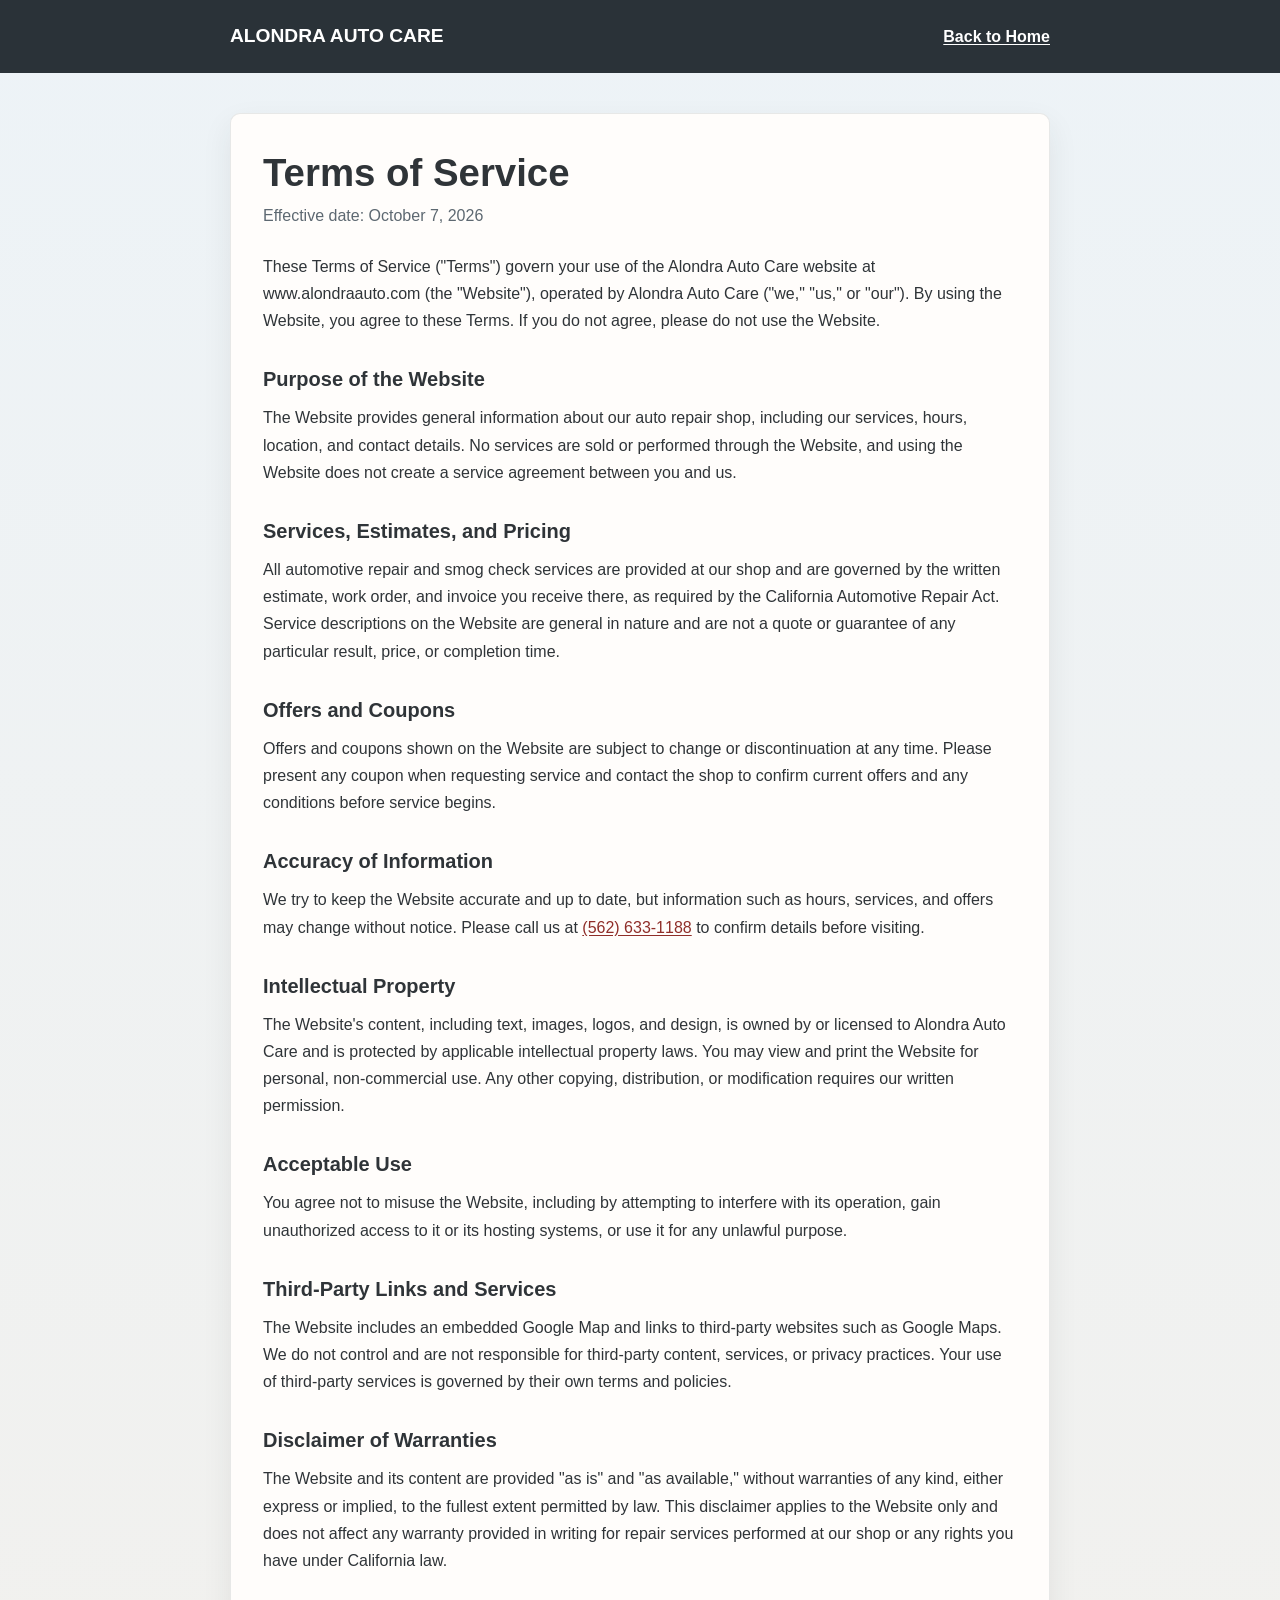
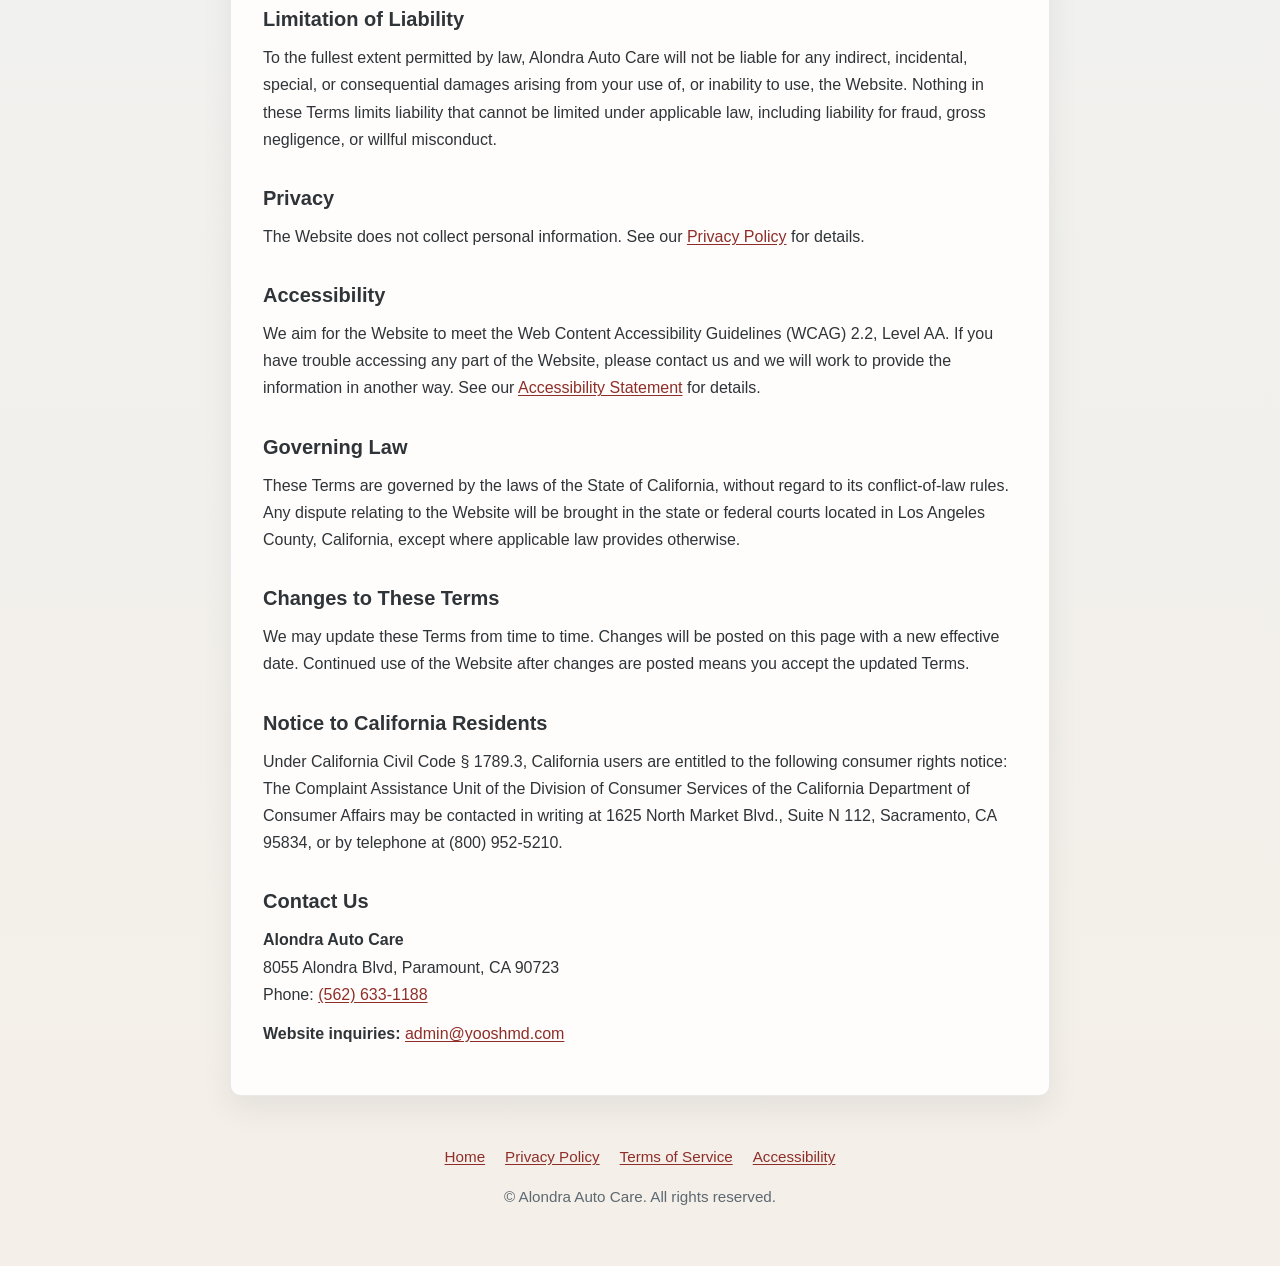
<file: terms.html>
<!DOCTYPE html>
<html lang="en">
<head>
  <meta charset="UTF-8" />
  <meta name="viewport" content="width=device-width, initial-scale=1.0" />
  <title>Terms of Service | Alondra Auto Care</title>
  <meta name="description" content="Terms of Service for the Alondra Auto Care website." />
  <link rel="stylesheet" href="legal.css" />
</head>
<body>
  <a class="skip-link" href="#main">Skip to main content</a>

  <header>
    <div class="container">
      <nav aria-label="Main">
        <a class="logo" href="index.html">Alondra Auto Care</a>
        <a href="index.html">Back to Home</a>
      </nav>
    </div>
  </header>

  <main id="main" tabindex="-1">
    <div class="container">
      <article>
        <h1>Terms of Service</h1>
        <p class="effective">Effective date: October 7, 2026</p>

        <p>
          These Terms of Service ("Terms") govern your use of the Alondra Auto Care website at
          www.alondraauto.com (the "Website"), operated by Alondra Auto Care ("we," "us," or
          "our"). By using the Website, you agree to these Terms. If you do not agree, please do
          not use the Website.
        </p>

        <h2>Purpose of the Website</h2>
        <p>
          The Website provides general information about our auto repair shop, including our
          services, hours, location, and contact details. No services are sold or performed
          through the Website, and using the Website does not create a service agreement
          between you and us.
        </p>

        <h2>Services, Estimates, and Pricing</h2>
        <p>
          All automotive repair and smog check services are provided at our shop and are
          governed by the written estimate, work order, and invoice you receive there, as
          required by the California Automotive Repair Act. Service descriptions on the Website
          are general in nature and are not a quote or guarantee of any particular result,
          price, or completion time.
        </p>

        <h2>Offers and Coupons</h2>
        <p>
          Offers and coupons shown on the Website are subject to change or discontinuation at
          any time. Please present any coupon when requesting service and contact the shop to
          confirm current offers and any conditions before service begins.
        </p>

        <h2>Accuracy of Information</h2>
        <p>
          We try to keep the Website accurate and up to date, but information such as hours,
          services, and offers may change without notice. Please call us at
          <a href="tel:+15626331188">(562) 633-1188</a> to confirm details before visiting.
        </p>

        <h2>Intellectual Property</h2>
        <p>
          The Website's content, including text, images, logos, and design, is owned by or
          licensed to Alondra Auto Care and is protected by applicable intellectual property
          laws. You may view and print the Website for personal, non-commercial use. Any other
          copying, distribution, or modification requires our written permission.
        </p>

        <h2>Acceptable Use</h2>
        <p>
          You agree not to misuse the Website, including by attempting to interfere with its
          operation, gain unauthorized access to it or its hosting systems, or use it for any
          unlawful purpose.
        </p>

        <h2>Third-Party Links and Services</h2>
        <p>
          The Website includes an embedded Google Map and links to third-party websites such as
          Google Maps. We do not control and are not responsible for third-party content,
          services, or privacy practices. Your use of third-party services is governed by their
          own terms and policies.
        </p>

        <h2>Disclaimer of Warranties</h2>
        <p>
          The Website and its content are provided "as is" and "as available," without
          warranties of any kind, either express or implied, to the fullest extent permitted by
          law. This disclaimer applies to the Website only and does not affect any warranty
          provided in writing for repair services performed at our shop or any rights you have
          under California law.
        </p>

        <h2>Limitation of Liability</h2>
        <p>
          To the fullest extent permitted by law, Alondra Auto Care will not be liable for any
          indirect, incidental, special, or consequential damages arising from your use of, or
          inability to use, the Website. Nothing in these Terms limits liability that cannot be
          limited under applicable law, including liability for fraud, gross negligence, or
          willful misconduct.
        </p>

        <h2>Privacy</h2>
        <p>
          The Website does not collect personal information. See our
          <a href="privacy.html">Privacy Policy</a> for details.
        </p>

        <h2>Accessibility</h2>
        <p>
          We aim for the Website to meet the Web Content Accessibility Guidelines (WCAG) 2.2,
          Level AA. If you have trouble accessing any part of the Website, please contact us
          and we will work to provide the information in another way. See our
          <a href="accessibility.html">Accessibility Statement</a> for details.
        </p>

        <h2>Governing Law</h2>
        <p>
          These Terms are governed by the laws of the State of California, without regard to its
          conflict-of-law rules. Any dispute relating to the Website will be brought in the
          state or federal courts located in Los Angeles County, California, except where
          applicable law provides otherwise.
        </p>

        <h2>Changes to These Terms</h2>
        <p>
          We may update these Terms from time to time. Changes will be posted on this page with
          a new effective date. Continued use of the Website after changes are posted means you
          accept the updated Terms.
        </p>

        <h2>Notice to California Residents</h2>
        <p>
          Under California Civil Code § 1789.3, California users are entitled to the following
          consumer rights notice: The Complaint Assistance Unit of the Division of Consumer
          Services of the California Department of Consumer Affairs may be contacted in writing
          at 1625 North Market Blvd., Suite N 112, Sacramento, CA 95834, or by telephone at
          (800) 952-5210.
        </p>

        <h2>Contact Us</h2>
        <address>
          <p>
            <strong>Alondra Auto Care</strong><br />
            8055 Alondra Blvd, Paramount, CA 90723<br />
            Phone: <a href="tel:+15626331188">(562) 633-1188</a>
          </p>
          <p>
            <strong>Website inquiries:</strong>
            <a href="mailto:admin@yooshmd.com">admin@yooshmd.com</a>
          </p>
        </address>
      </article>
    </div>
  </main>

  <footer>
    <div class="container">
      <ul>
        <li><a href="index.html">Home</a></li>
        <li><a href="privacy.html">Privacy Policy</a></li>
        <li><a href="terms.html" aria-current="page">Terms of Service</a></li>
        <li><a href="accessibility.html">Accessibility</a></li>
      </ul>
      <p>© Alondra Auto Care. All rights reserved.</p>
    </div>
  </footer>
</body>
</html>
</file>
<file: legal.css>
:root {
  --text: #2f3438;
  --muted: #5d6871;
  --accent: #b13a34;
  --accent-dark: #8f2e29;
  --card: #fffdfb;
  --max: 820px;
  --shadow: 0 12px 30px rgba(39, 47, 54, 0.08);
}

* {
  box-sizing: border-box;
  margin: 0;
  padding: 0;
}

body {
  font-family: Arial, Helvetica, sans-serif;
  color: var(--text);
  background: linear-gradient(180deg, #edf3f7 0%, #f4efe8 100%);
  line-height: 1.7;
}

a {
  color: var(--accent-dark);
  text-decoration: underline;
  text-underline-offset: 2px;
}

a:focus-visible {
  outline: 3px solid #1a5fb4;
  outline-offset: 3px;
  box-shadow: 0 0 0 6px #ffffff;
  border-radius: 4px;
}

header a:focus-visible {
  outline-color: #ffffff;
  box-shadow: 0 0 0 6px #1d2329;
}

.sr-only {
  position: absolute;
  width: 1px;
  height: 1px;
  padding: 0;
  margin: -1px;
  overflow: hidden;
  clip: rect(0, 0, 0, 0);
  white-space: nowrap;
  border: 0;
}

.skip-link {
  position: absolute;
  top: 12px;
  left: 12px;
  z-index: 100;
  background: #1d2329;
  color: #ffffff;
  padding: 12px 18px;
  border-radius: 8px;
  font-weight: 700;
  text-decoration: none;
  transform: translateY(-200%);
}

.skip-link:focus {
  transform: translateY(0);
}

main:focus {
  outline: none;
}

.container {
  width: min(92%, var(--max));
  margin: 0 auto;
}

header {
  background: #2a3238;
  color: #ffffff;
}

header nav {
  display: flex;
  justify-content: space-between;
  align-items: center;
  flex-wrap: wrap;
  gap: 12px;
  padding: 20px 0;
}

header a {
  color: #ffffff;
  font-weight: 700;
}

.logo {
  text-transform: uppercase;
  text-decoration: none;
  font-size: 1.2rem;
  font-weight: 800;
}

main {
  padding: 40px 0;
}

article {
  background: var(--card);
  border: 1px solid rgba(124, 132, 138, 0.18);
  border-radius: 10px;
  box-shadow: var(--shadow);
  padding: 36px 32px;
}

h1 {
  font-size: clamp(1.8rem, 4vw, 2.4rem);
  line-height: 1.2;
  margin-bottom: 6px;
}

.effective {
  color: var(--muted);
  margin-bottom: 24px;
}

h2 {
  font-size: 1.25rem;
  margin: 28px 0 8px;
}

p,
ul {
  margin-bottom: 12px;
}

ul {
  padding-left: 22px;
}

li {
  margin-bottom: 6px;
}

address {
  font-style: normal;
}

footer {
  padding: 8px 0 44px;
  text-align: center;
  color: var(--muted);
  font-size: 0.95rem;
}

footer ul {
  list-style: none;
  padding: 0;
  display: flex;
  justify-content: center;
  flex-wrap: wrap;
  gap: 8px 20px;
  margin-bottom: 8px;
}

@media (max-width: 600px) {
  article {
    padding: 26px 20px;
  }
}
</file>
